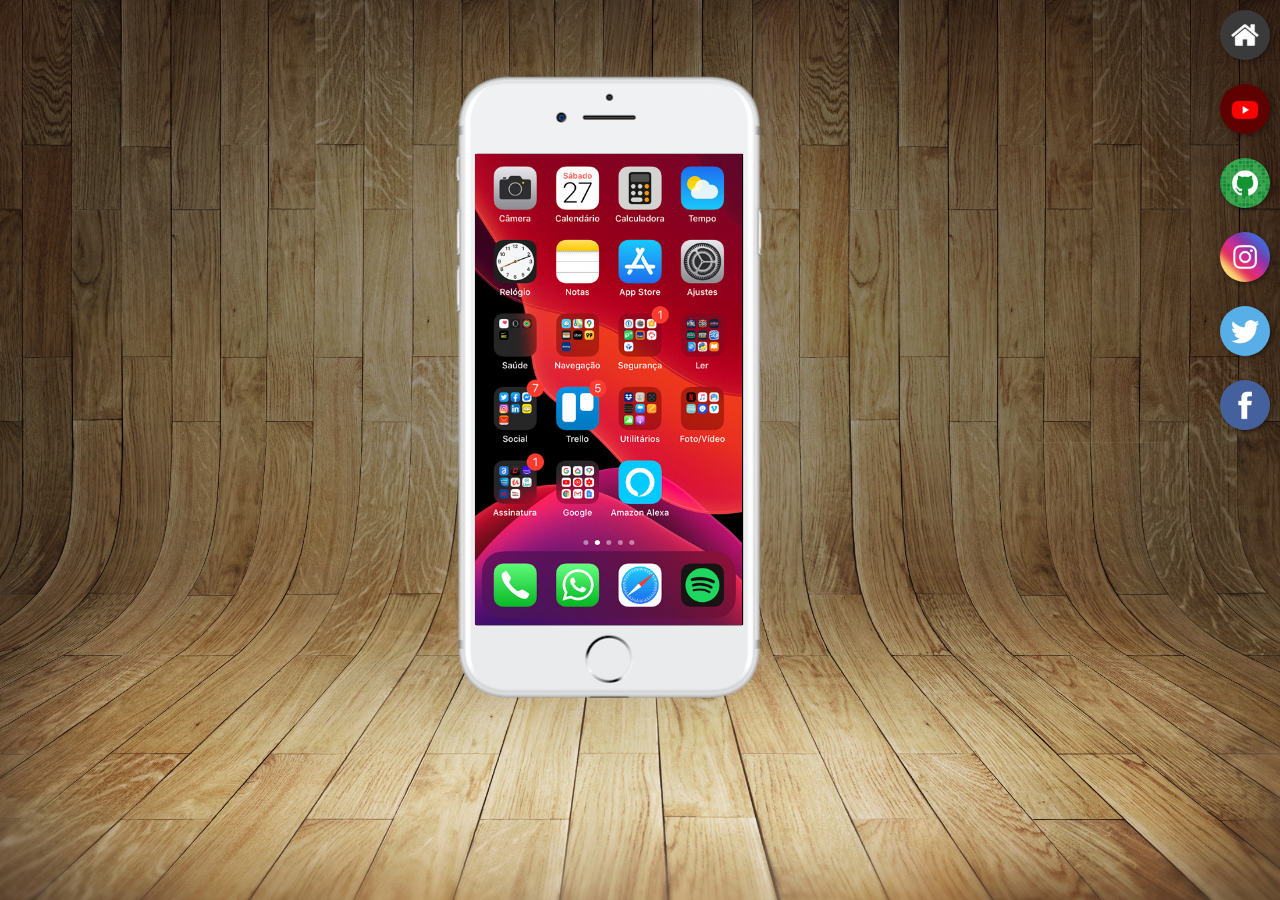
<file: index.html>
<!DOCTYPE html>
<html lang="pt-br">
<head>
  <meta charset="UTF-8">
  <meta name="viewport" content="width=device-width, initial-scale=1.0">
  <meta http-equiv="X-UA-Compatible" content="ie=edge">
  <link rel="stylesheet" href="style.css">
  <title>Redes Sociais</title>
</head>
<body>
  <main>
      <section id="telefone">
          <iframe name="tela" id="tela" src="home.html" frameborder="0">
            seu navegador não é compatível.
          </iframe>
      </section>
      <section id="redes-sociais">
          <a href="home.html" target="tela"><img src="logo-home.jpg" alt="home"></a> <br>
          <a href="youTube.html" target="tela"><img src="logo-youtube.jpg" alt="youtube"></a><br>
          <a href="github.html" target="tela"><img src="logo-github.jpg" alt="github"></a> <br>
          <a href="insta.html" target="tela"><img src="logo-instagram.jpg" alt="instagram"></a> <br>
          <a href="twitter.html" target="tela"><img src="logo-twitter.jpg" alt=twitter></a> <br>
          <a href="face.html" target="tela"> <img src="logo-facebook.jpg" alt="facebook"></a>  
      </section>
      
    
  </main>
</body>
</html>
</file>
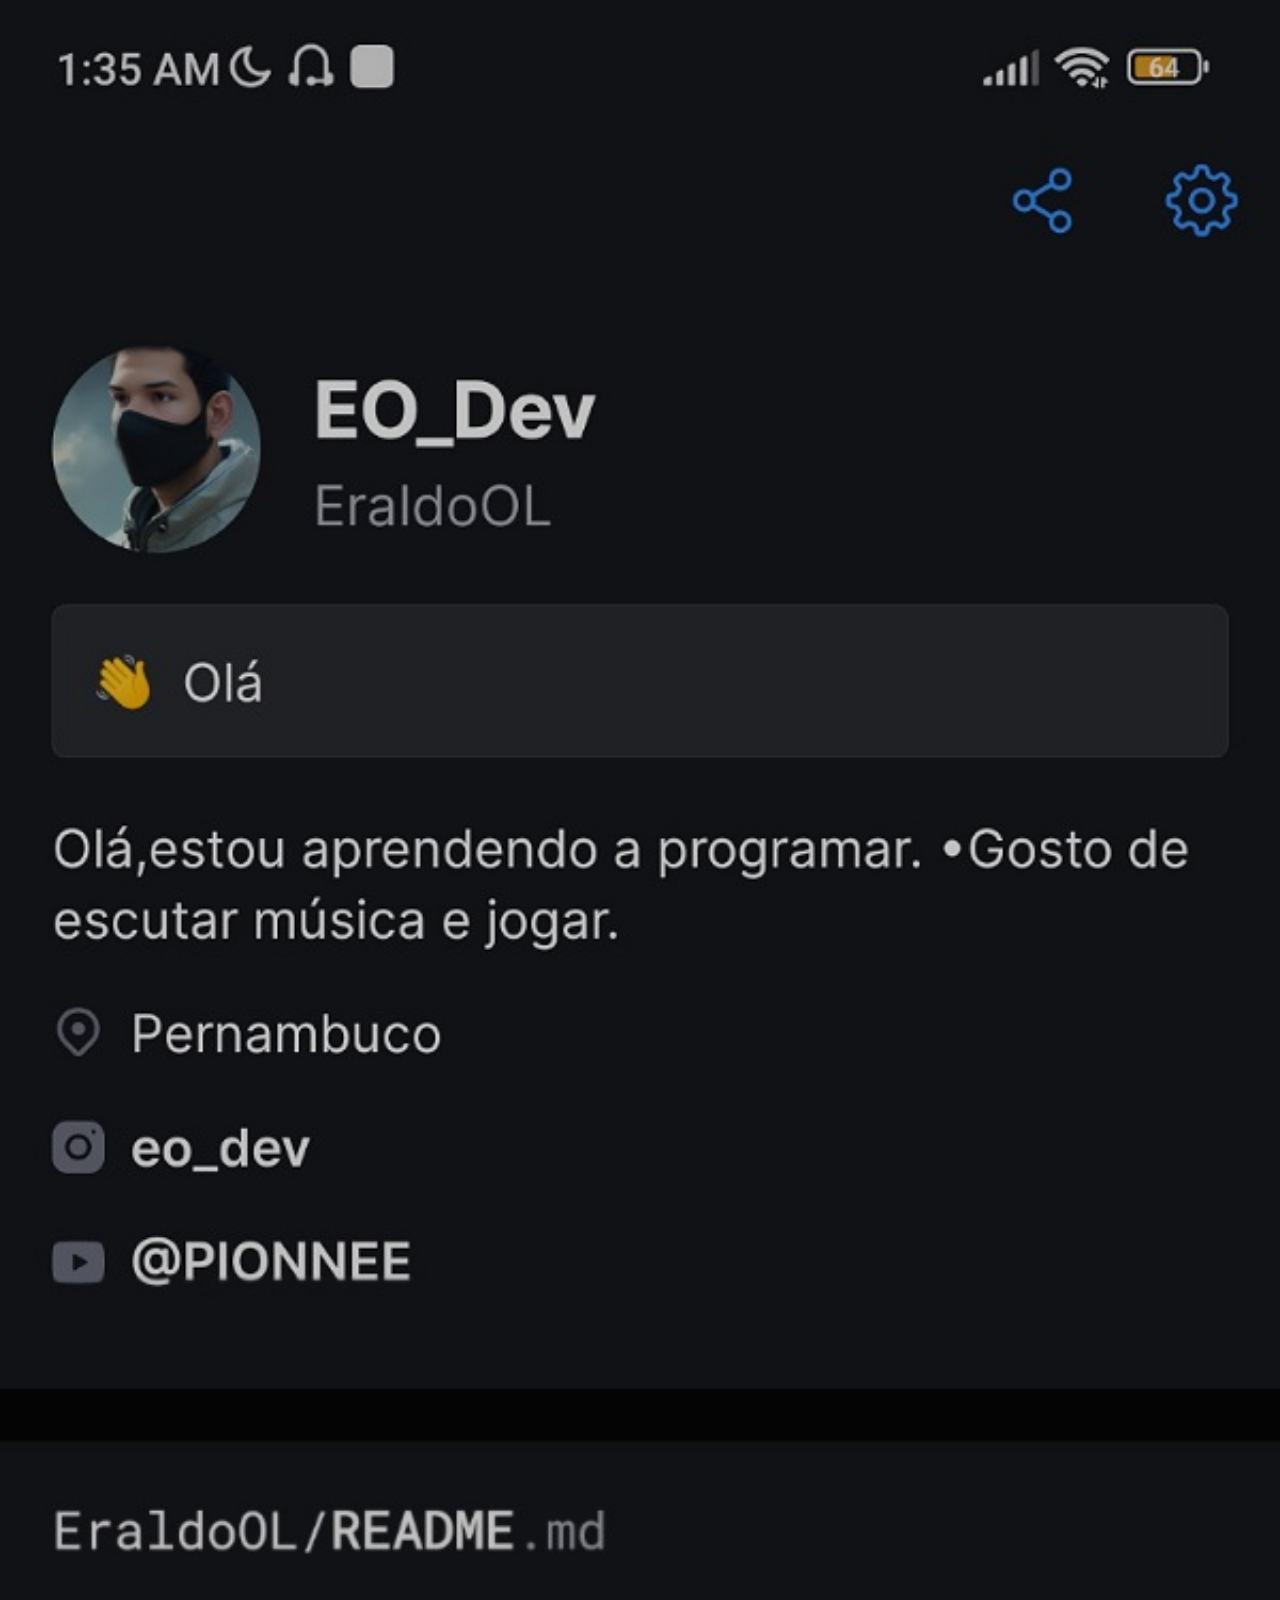
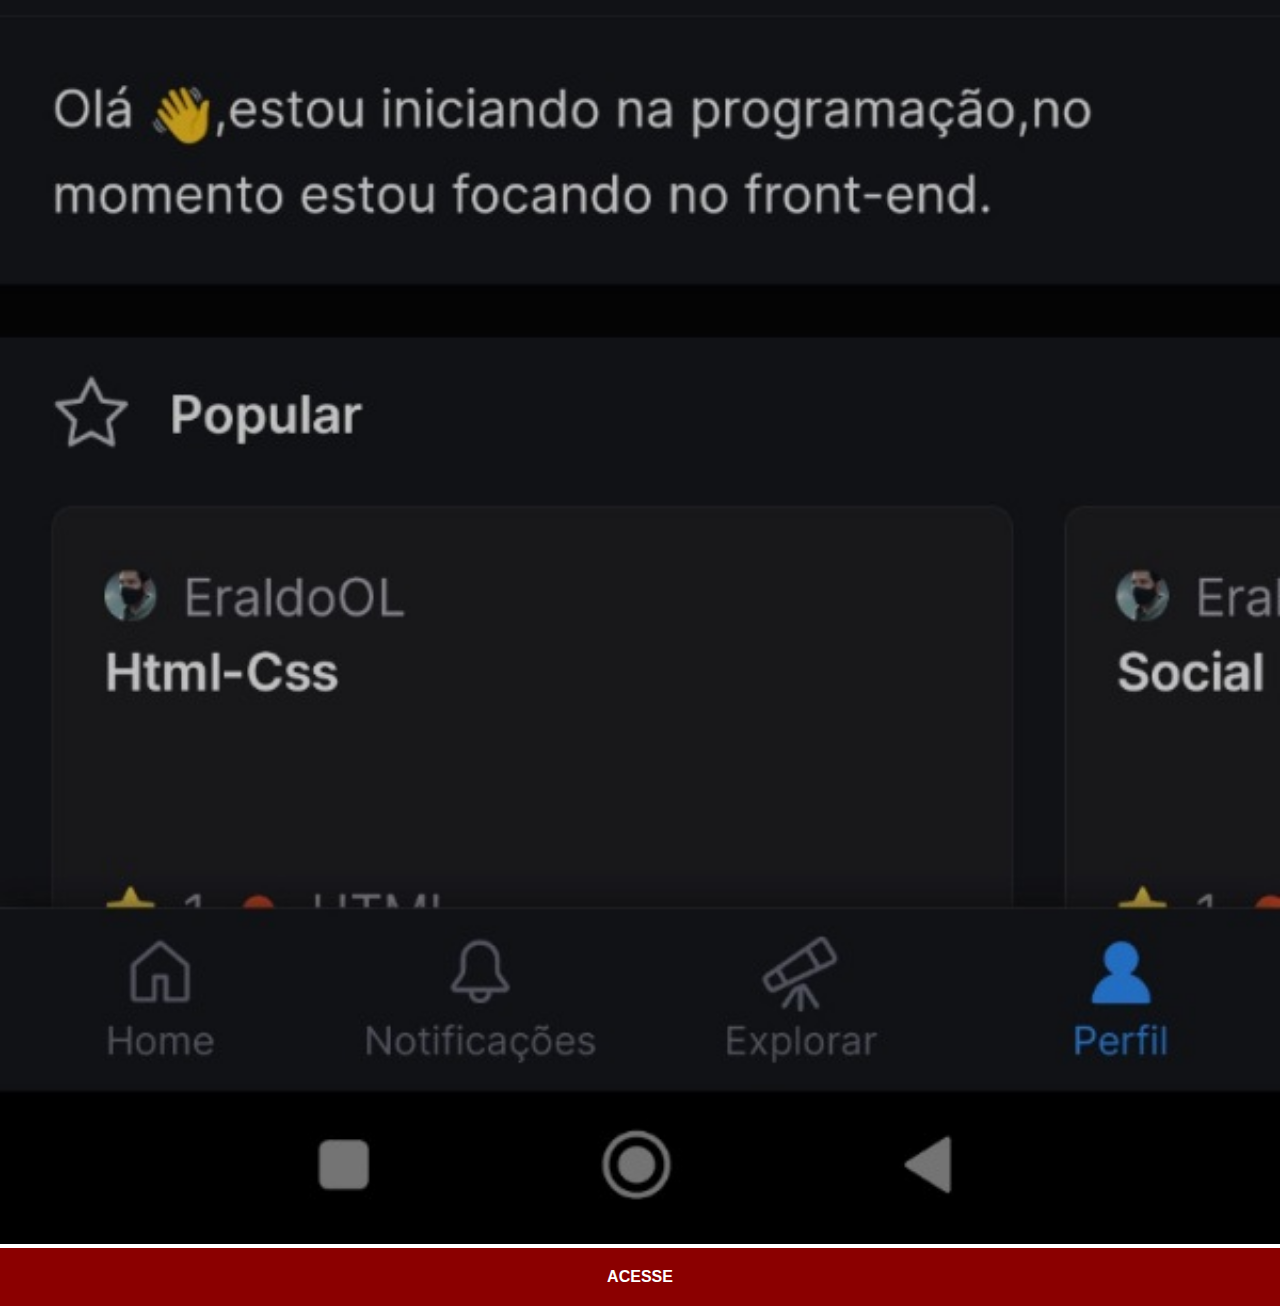
<file: github.html>
<!DOCTYPE html>
<html lang="pt-br">
<head>
  <meta charset="UTF-8">
  <meta name="viewport" content="width=device-width, initial-scale=1.0">
  <meta http-equiv="X-UA-Compatible" content="ie=edge">
  <link rel="stylesheet" href="social.css">
  <title>Github</title>
</head>
<body>
    <img src="github.jpg" alt="github">
    <a href="https://github.com/EraldoOL/" target="_blank">ACESSE</a>
</body>
</html>
</file>
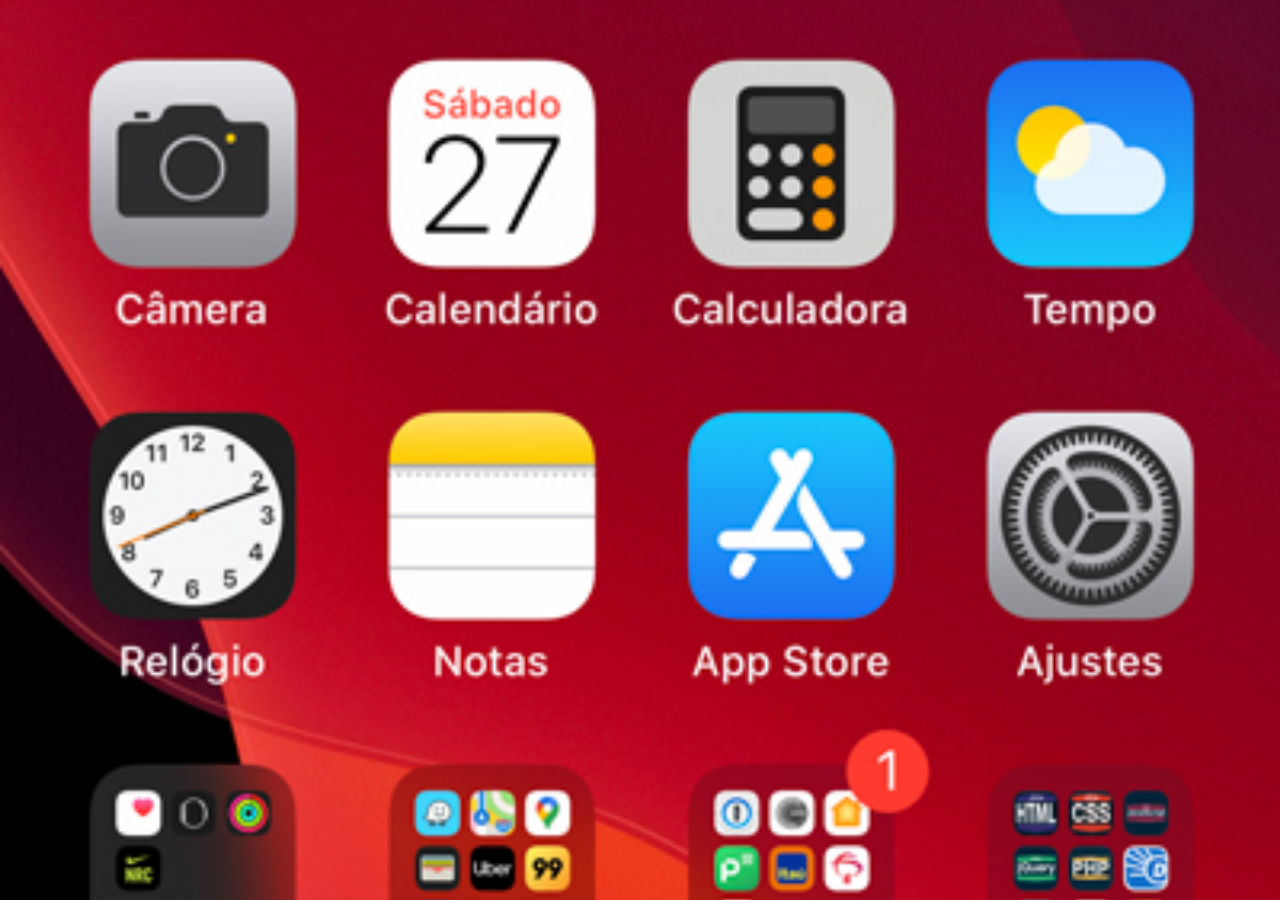
<file: home.html>
<!DOCTYPE html>
<html lang="pt-br">
<head>
  <meta charset="UTF-8">
  <meta name="viewport" content="width=device-width, initial-scale=1.0">
  <meta http-equiv="X-UA-Compatible" content="ie=edge">
  <title>Home</title>
  <style>
      *{
        margin: 0px;
        padding: 0px;
      }
      
      body{
         width: 100vh;
         height: 100vh;
         background: black url('tela-home.jpg')no-repeat top center;
         background-size: cover;
      }
  </style>
</head>
<body>
  
</body>
</html>
</file>
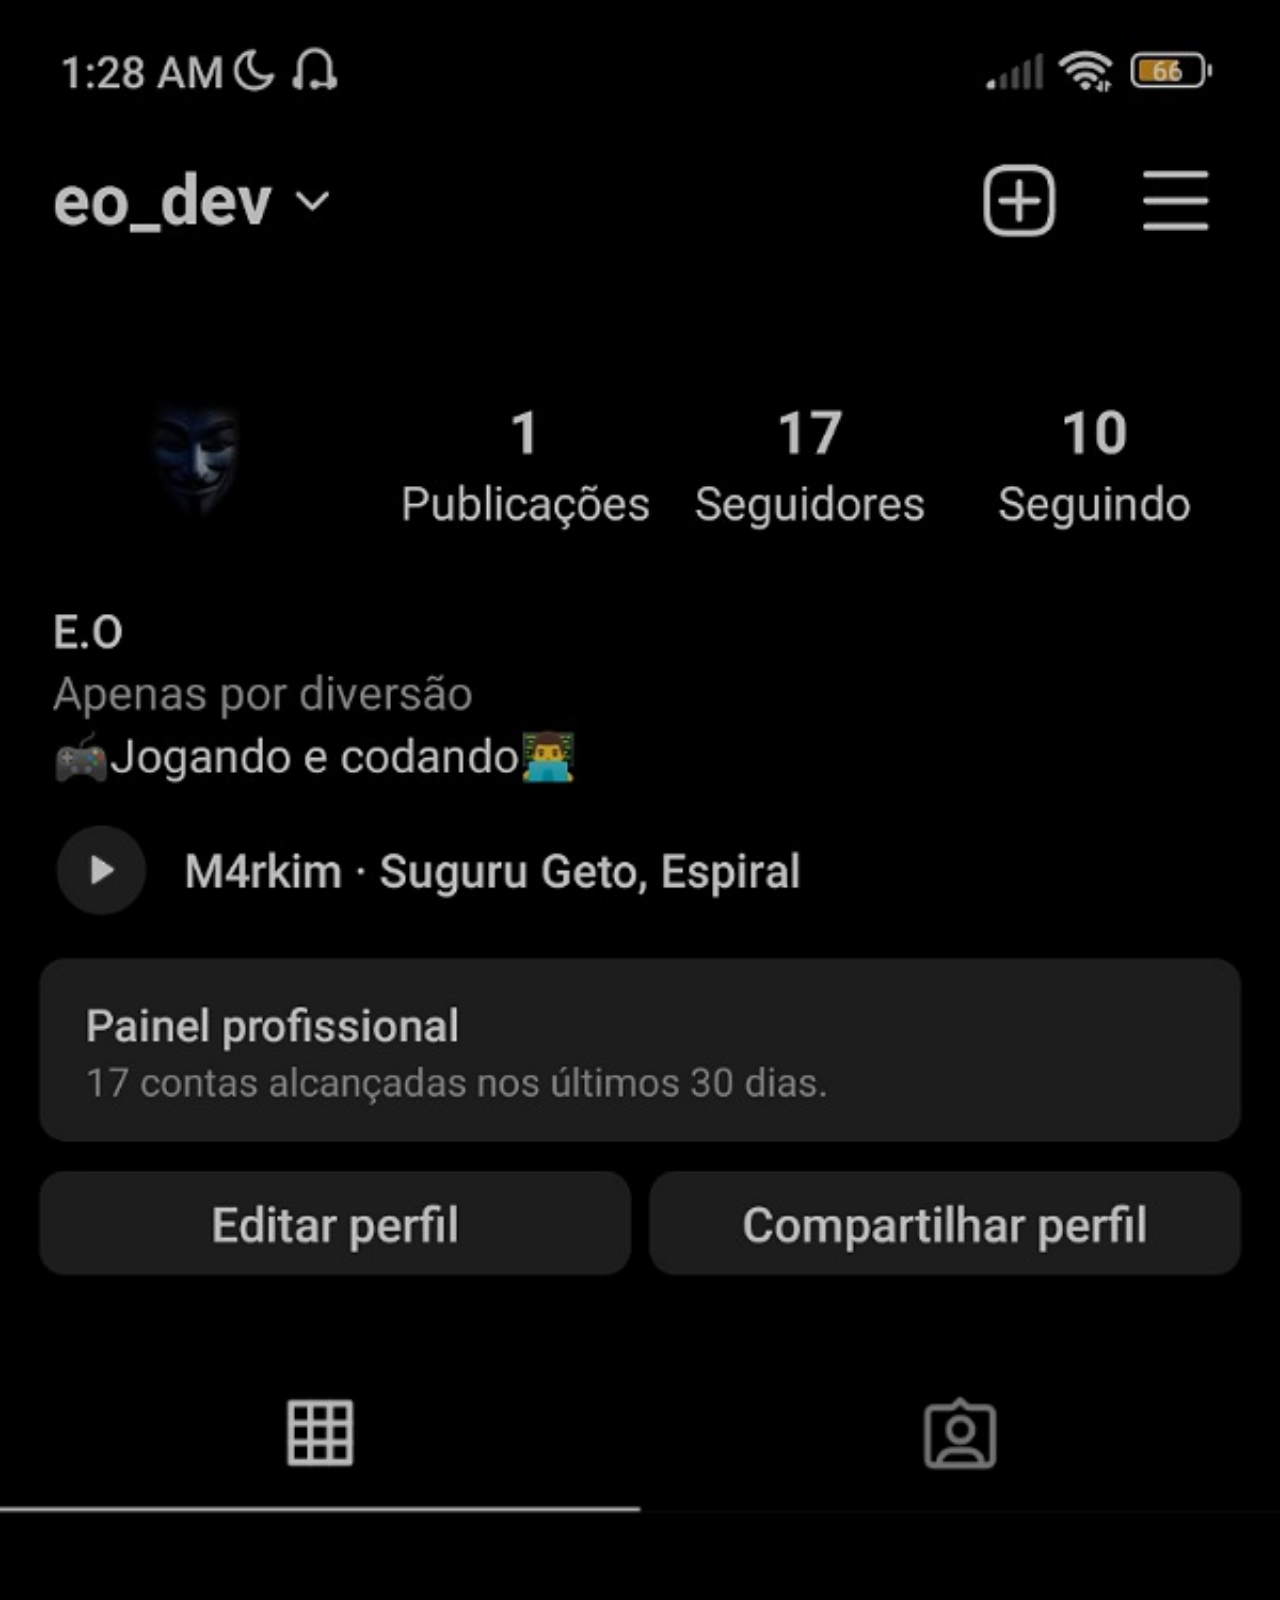
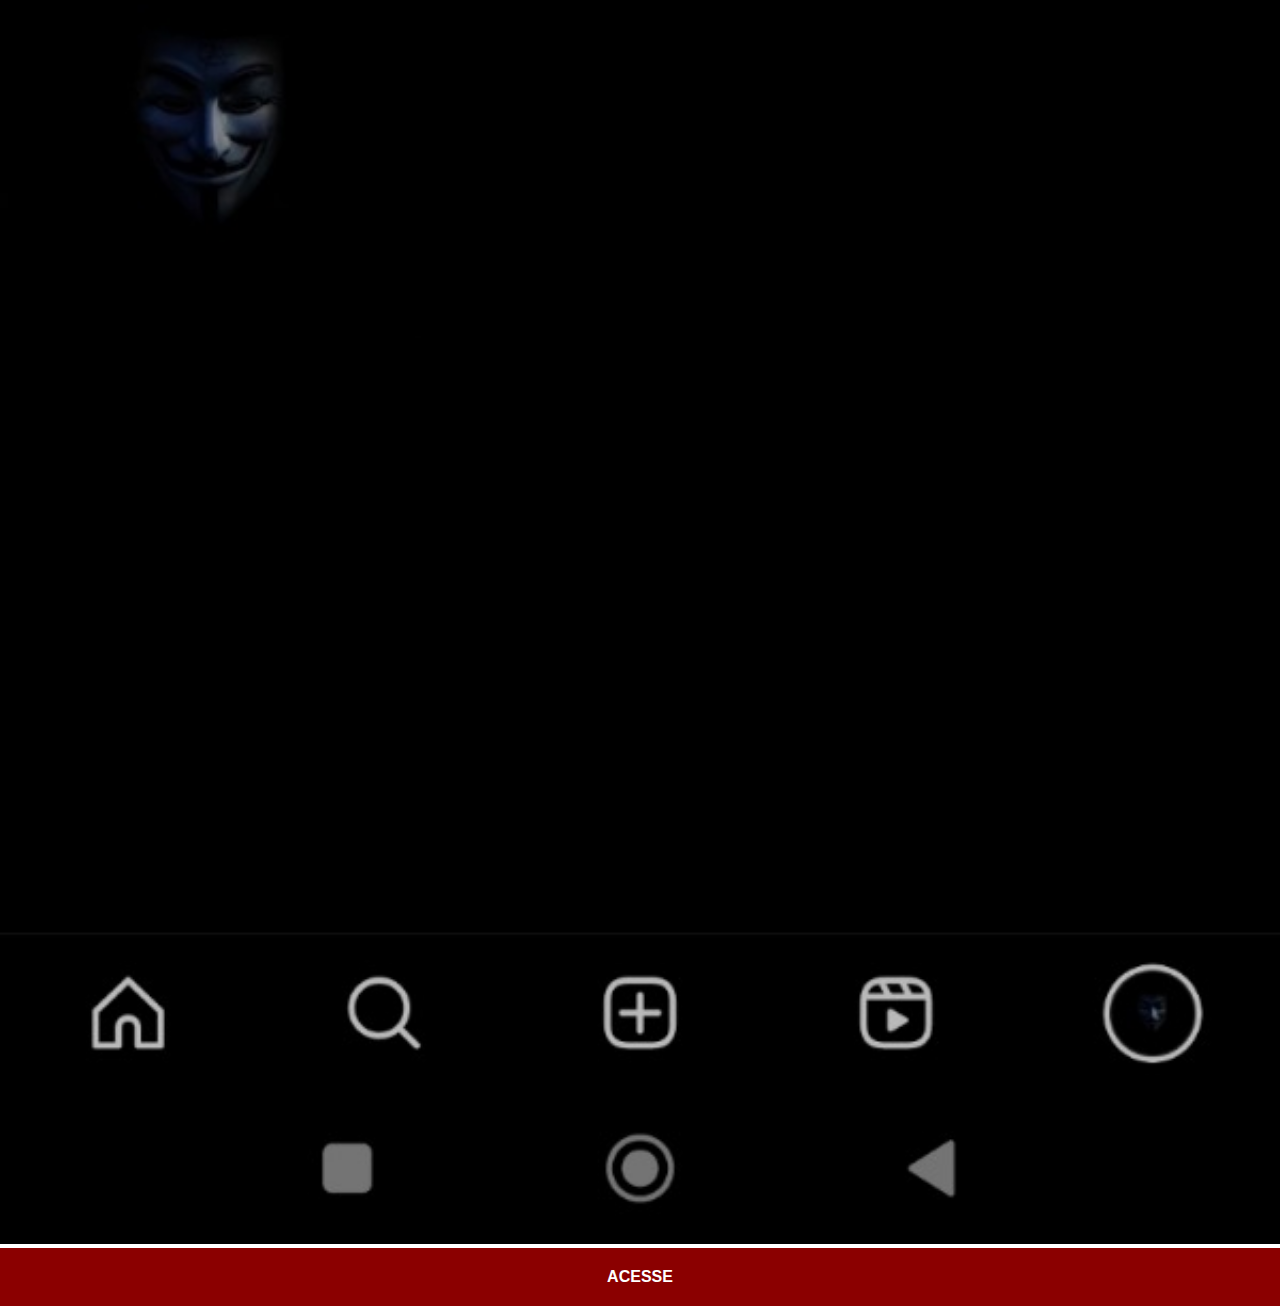
<file: insta.html>
<!DOCTYPE html>
<html lang="pt-br">
<head>
  <meta charset="UTF-8">
  <meta name="viewport" content="width=device-width, initial-scale=1.0">
  <meta http-equiv="X-UA-Compatible" content="ie=edge">
  <link rel="stylesheet" href="social.css">
  <title>Instagram</title>
</head>
<body>
    <img src="insta.jpg" alt="Instagram">
    <a href="https://www.instagram.com/eo_dev/" target="_blank">ACESSE</a>
</body>
</html>
</file>
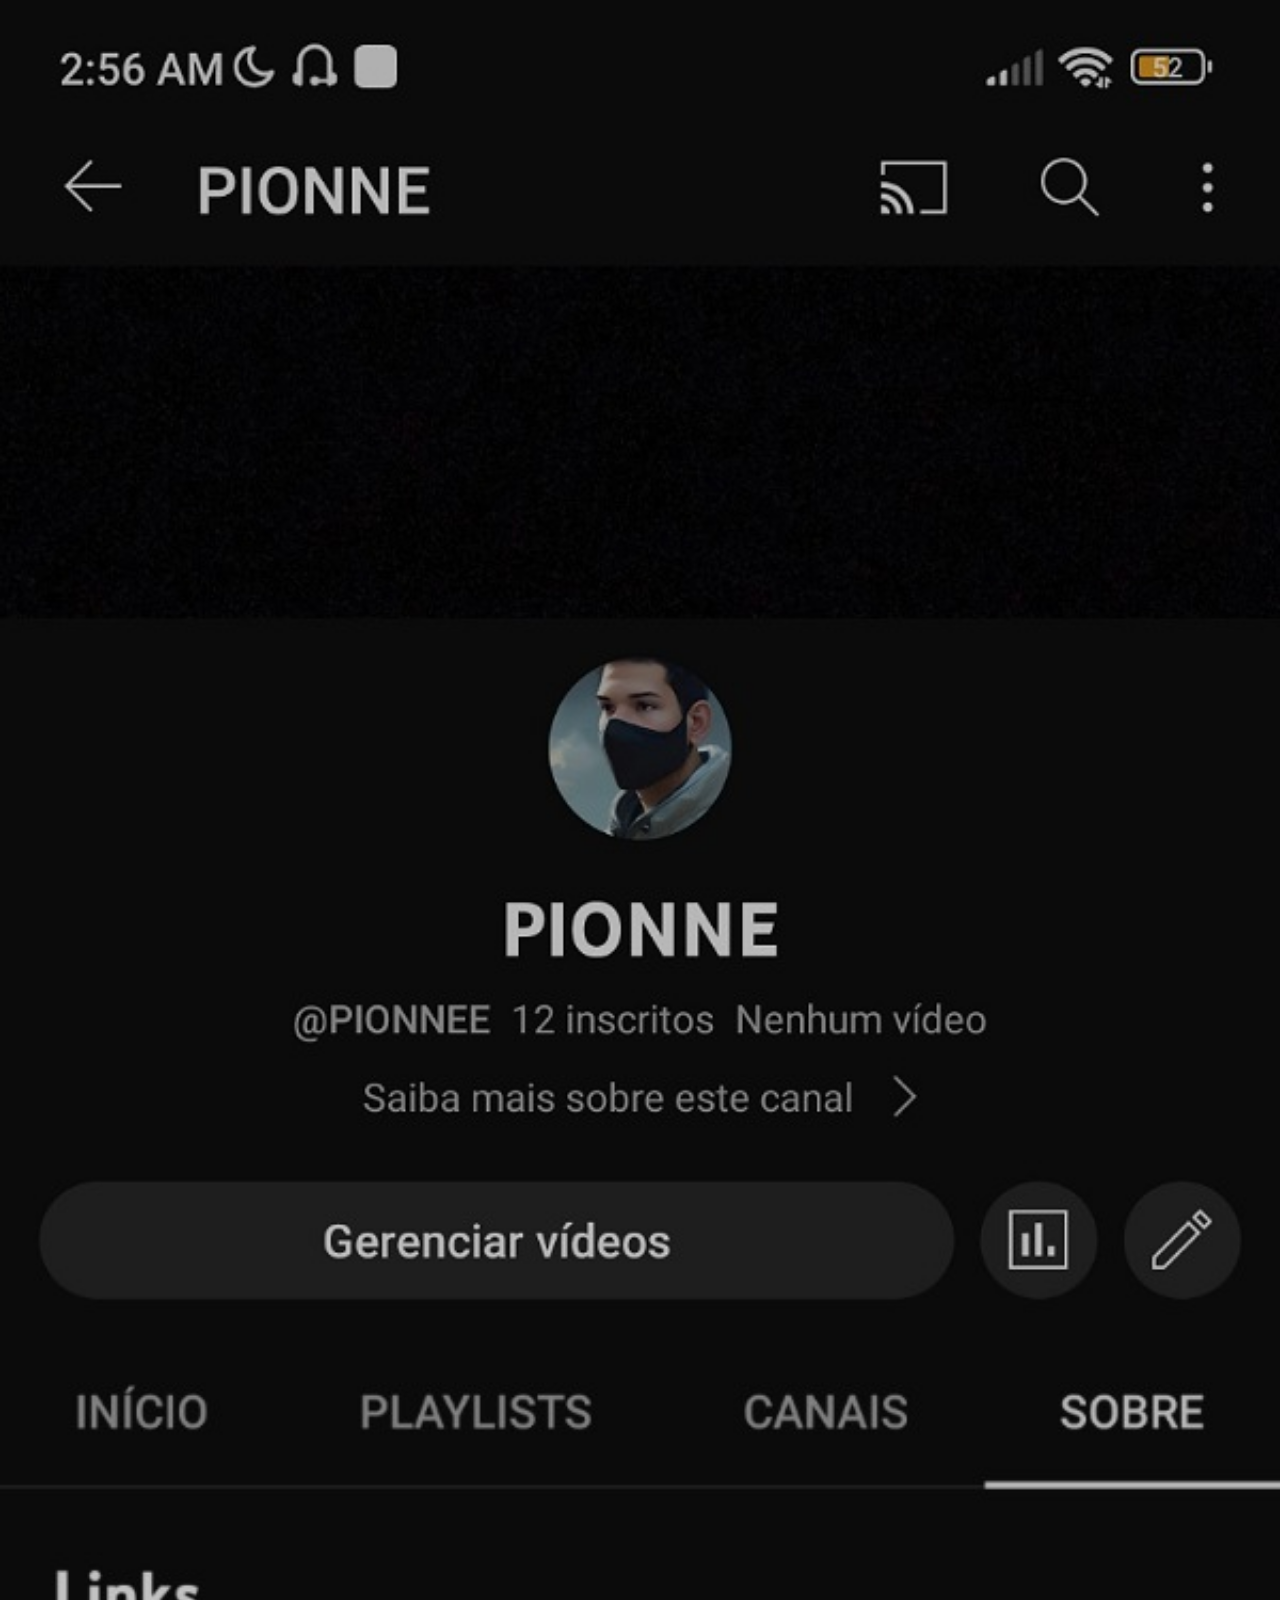
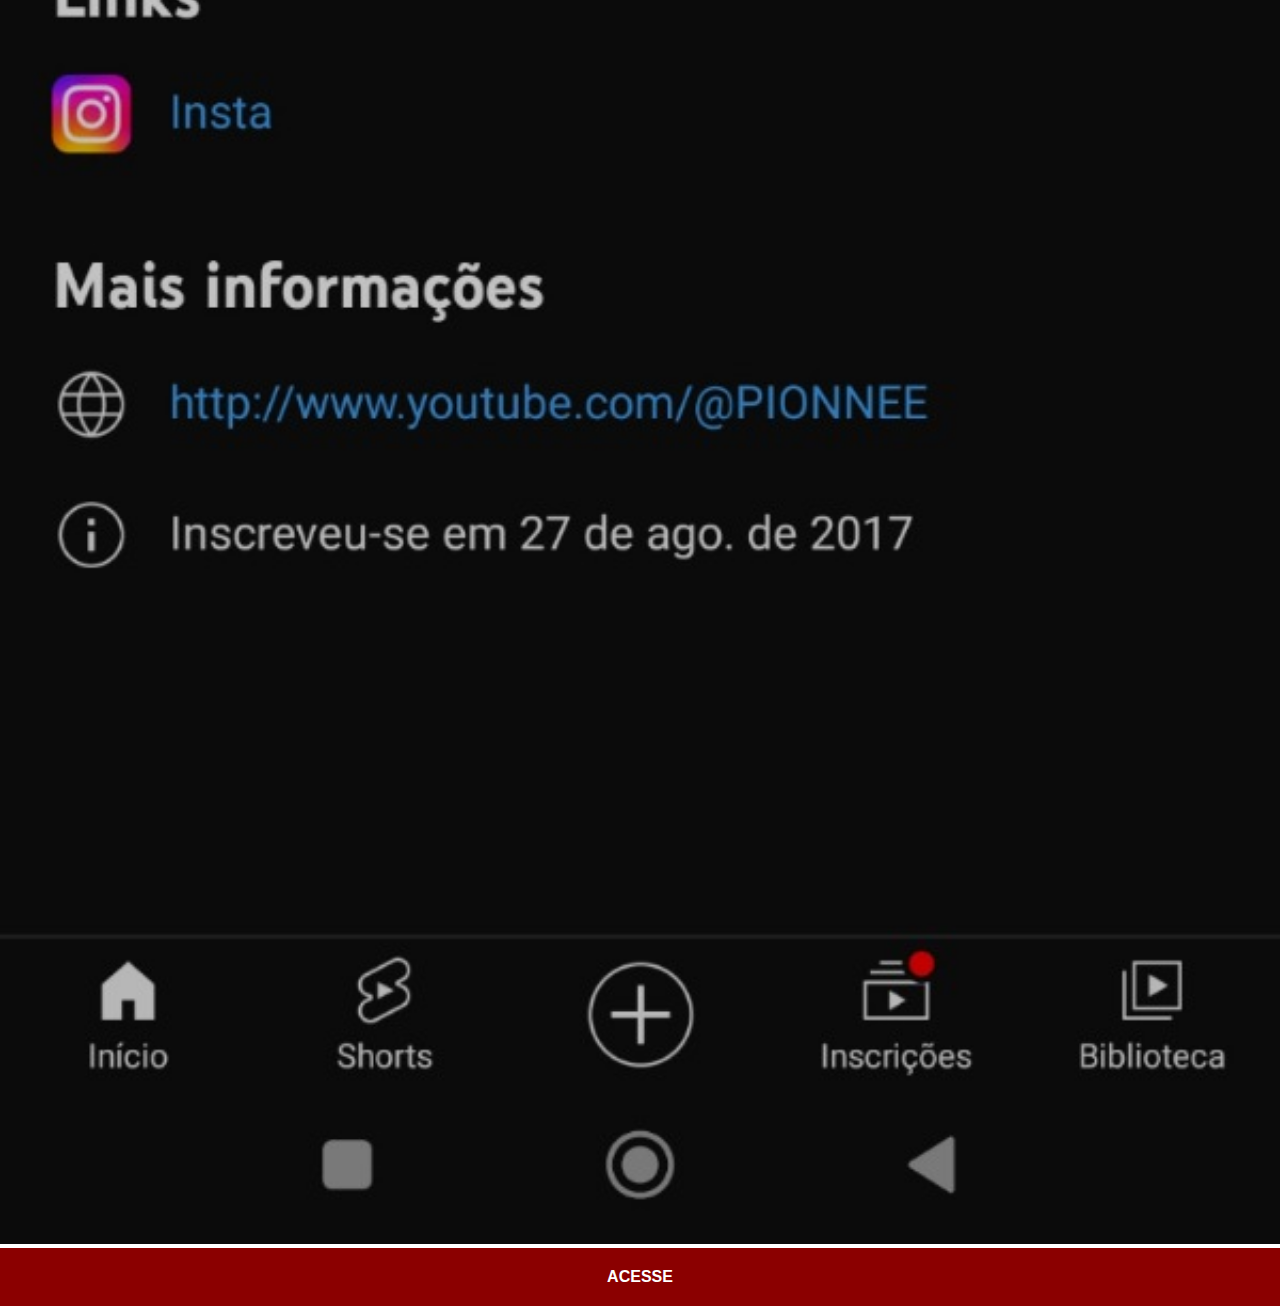
<file: youTube.html>
<!DOCTYPE html>
<html lang="pt-br">
<head>
  <meta charset="UTF-8">
  <meta name="viewport" content="width=device-width, initial-scale=1.0">
  <meta http-equiv="X-UA-Compatible" content="ie=edge">
  <link rel="stylesheet" href="social.css">
  <title>youtube</title>

</head>
<body>
    <img src="youtube.jpg" alt="youtube">
    <a href="https://youtube.com/@PIONNEE" target="_blank">ACESSE</a>
</body>
</html>
</file>
<file: style.css>
@charset "UTF-8";

*{
  margin: 0px;
  padding: 0px;
  font-family: Arial, Helvetica, sans-serif;
}

html, body{
    height: 100vh;
    width: 100vw;
    background-color: black;
    
}

body{
  background: url('fundo-madeira.jpg')no-repeat top center;
  background-size: cover;
  background-attachment: fixed;
  
}

main{
    height: 100vh;
    position: relative;
  
}

#telefone{
   position: absolute;
   top: 50%;
   left: 50%;
   transform: translate(-60%, -60%);
   height: 627px;
   width: 311px;
   background: url('frame-iphone.png')no-repeat;
   
}

#tela{
  position: relative;
  top: 80px;
  left: 22px;
  width: 267px;
  height: 471px;
}

#redes-sociais{
    text-align: right;
    
}

#redes-sociais img{
     width: 50px;
     margin: 10px;
     border-radius: 50%;
     box-shadow: 2px 2px 5px rgba(0, 0, 0, 0.400);
     box-sizing: border-box;
     
}
#redes-sociais img:hover{
  border: 2px solid white;
  transform: translate(-3px, -3px);
  box-shadow: 5px 5px 10px black;
  transition: transform 0.5s, border 0.5s;
  
}
</file>
<file: social.css>
@charset "UTF-8";

 *{
        margin: 0px;
        padding: 0px;
        font-family: Arial, Helvetica, sans-serif
      }
      
      ::-webkit-scrollbar{
        width: 0px;
        height: 0px;
      }
      
      img{
        width: 100vw;
        
      }

      a{
        display: block;
        background-color: darkred;
        color: white;
        padding: 20px;
        text-align: center;
        font-weight: bolder;
        text-decoration: none;
      }
       
       a:hover{
         background-color: red;
       }
</file>
